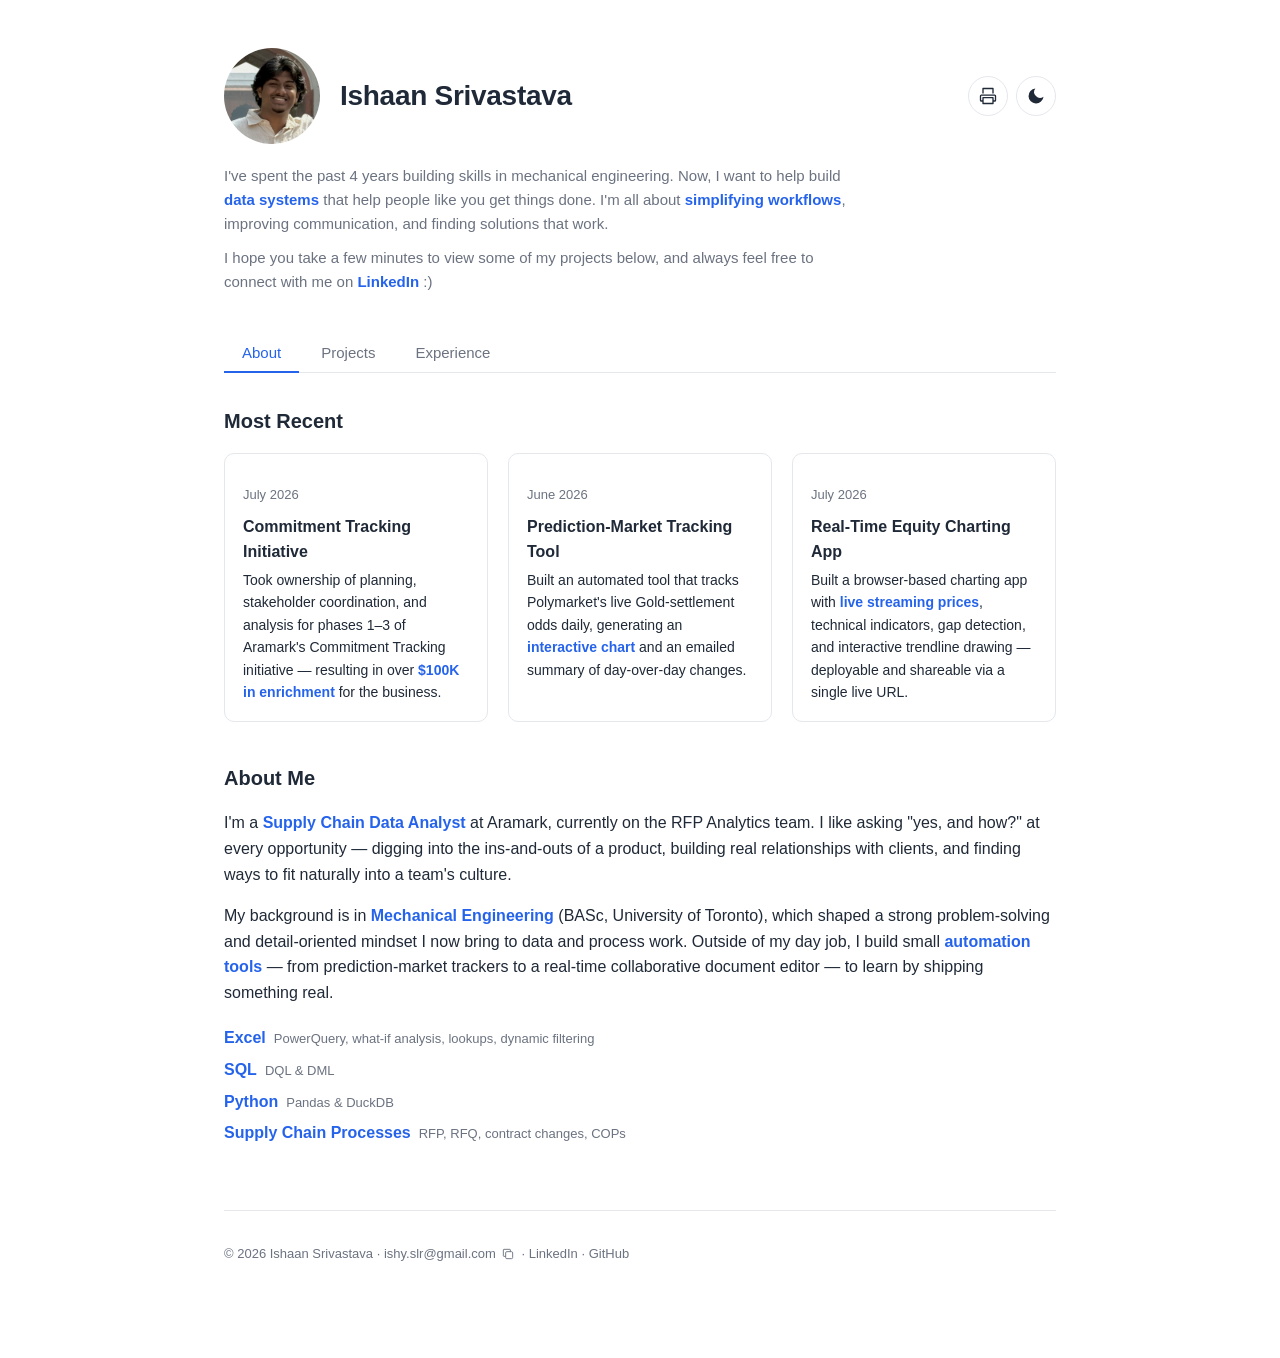
<file: index.html>
<!DOCTYPE html>
<html lang="en">
<head>
  <meta charset="UTF-8" />
  <meta name="viewport" content="width=device-width, initial-scale=1.0" />
  <title>Ishaan Srivastava — Portfolio</title>
  <meta name="description" content="Portfolio of Ishaan Srivastava, a Supply Chain Data Analyst at Aramark with a Mechanical Engineering background, building automation tools and AI-assisted side projects." />
  <meta property="og:type" content="website" />
  <meta property="og:title" content="Ishaan Srivastava — Portfolio" />
  <meta property="og:description" content="Portfolio of Ishaan Srivastava, a Supply Chain Data Analyst at Aramark with a Mechanical Engineering background, building automation tools and AI-assisted side projects." />
  <meta property="og:image" content="https://ishaansrivastava1.github.io/website-v6/avatar.jpg" />
  <meta property="og:image:alt" content="Photo of Ishaan Srivastava" />
  <meta name="twitter:card" content="summary_large_image" />
  <meta name="twitter:title" content="Ishaan Srivastava — Portfolio" />
  <meta name="twitter:description" content="Portfolio of Ishaan Srivastava, a Supply Chain Data Analyst at Aramark with a Mechanical Engineering background, building automation tools and AI-assisted side projects." />
  <meta name="twitter:image" content="https://ishaansrivastava1.github.io/website-v6/avatar.jpg" />
  <link rel="icon" type="image/png" href="favicon.png" />
  <link rel="apple-touch-icon" href="favicon.png" />
  <link rel="stylesheet" href="styles.css" />
</head>
<body>
  <div class="page">
    <header class="header">
      <div class="header-top">
        <div class="avatar">
          <img src="avatar.jpg" alt="Photo of Ishaan Srivastava" width="96" height="96" />
        </div>
        <div class="header-text">
          <h1>Ishaan Srivastava</h1>
        </div>
        <div class="header-actions">
          <button
            id="print-button"
            class="icon-button"
            type="button"
            aria-label="Print or save as PDF"
            title="Print or save as PDF"
          >
            <svg viewBox="0 0 24 24" fill="none" xmlns="http://www.w3.org/2000/svg" aria-hidden="true">
              <path d="M6 9V3h12v6M6 18H4a1 1 0 0 1-1-1v-5a1 1 0 0 1 1-1h16a1 1 0 0 1 1 1v5a1 1 0 0 1-1 1h-2M6 14h12v7H6z" stroke="currentColor" stroke-width="1.6" stroke-linejoin="round" />
            </svg>
          </button>
          <button
            id="theme-toggle"
            class="icon-button"
            type="button"
            aria-label="Switch to dark mode"
            title="Switch to dark mode"
          >
            <svg class="icon-moon" viewBox="0 0 24 24" fill="none" xmlns="http://www.w3.org/2000/svg" aria-hidden="true">
              <path d="M21 12.79A9 9 0 1 1 11.21 3 7 7 0 0 0 21 12.79z" fill="currentColor" />
            </svg>
            <svg class="icon-sun" viewBox="0 0 24 24" fill="none" xmlns="http://www.w3.org/2000/svg" aria-hidden="true" hidden>
              <circle cx="12" cy="12" r="4" fill="currentColor" />
              <path d="M12 2v2M12 20v2M4 12H2M22 12h-2M5 5l1.5 1.5M17.5 17.5L19 19M5 19l1.5-1.5M17.5 6.5L19 5" stroke="currentColor" stroke-width="2" stroke-linecap="round" />
            </svg>
          </button>
        </div>
      </div>
      <div class="header-bio">
        <p>
          I've spent the past 4 years building skills in mechanical engineering. Now, I want to help
          build <span class="highlight">data systems</span> that help people like you get things done.
          I'm all about <span class="highlight">simplifying workflows</span>, improving communication,
          and finding solutions that work.
        </p>
        <p>
          I hope you take a few minutes to view some of my projects below, and always feel free to
          connect with me on
          <a href="https://www.linkedin.com/in/ishaan-srivastava-78034918b/" target="_blank" rel="noopener noreferrer">LinkedIn</a> :)
        </p>
      </div>
    </header>

    <nav class="tabs" role="tablist">
      <button class="tab-btn active" data-tab="about" role="tab" aria-selected="true">About</button>
      <button class="tab-btn" data-tab="projects" role="tab" aria-selected="false">Projects</button>
      <button class="tab-btn" data-tab="experience" role="tab" aria-selected="false">Experience</button>
    </nav>

    <main class="content">
      <section id="about" class="tab-panel" role="tabpanel">
        <h2>Most Recent</h2>
        <div class="card-grid">
          <article class="card">
            <p class="caption">July 2026</p>
            <h3>Commitment Tracking Initiative</h3>
            <p>Took ownership of planning, stakeholder coordination, and analysis for phases 1–3 of Aramark's Commitment Tracking initiative — resulting in over <span class="highlight">$100K in enrichment</span> for the business.</p>
          </article>
          <article class="card">
            <p class="caption">June 2026</p>
            <h3>Prediction-Market Tracking Tool</h3>
            <p>Built an automated tool that tracks Polymarket's live Gold-settlement odds daily, generating an <span class="highlight">interactive chart</span> and an emailed summary of day-over-day changes.</p>
          </article>
          <article class="card">
            <p class="caption">July 2026</p>
            <h3>Real-Time Equity Charting App</h3>
            <p>Built a browser-based charting app with <span class="highlight">live streaming prices</span>, technical indicators, gap detection, and interactive trendline drawing — deployable and shareable via a single live URL.</p>
          </article>
        </div>

        <h2>About Me</h2>
        <p>
          I'm a <span class="highlight">Supply Chain Data Analyst</span> at Aramark, currently on the RFP
          Analytics team. I like asking "yes, and how?" at every opportunity — digging into the
          ins-and-outs of a product, building real relationships with clients, and finding ways to fit
          naturally into a team's culture.
        </p>
        <p>
          My background is in <span class="highlight">Mechanical Engineering</span> (BASc, University of
          Toronto), which shaped a strong problem-solving and detail-oriented mindset I now bring to data
          and process work. Outside of my day job, I build small <span class="highlight">automation tools</span>
          — from prediction-market trackers to a real-time collaborative document editor — to learn by
          shipping something real.
        </p>
        <ul class="skill-list">
          <li><span class="highlight">Excel</span> <span class="caption">PowerQuery, what-if analysis, lookups, dynamic filtering</span></li>
          <li><span class="highlight">SQL</span> <span class="caption">DQL &amp; DML</span></li>
          <li><span class="highlight">Python</span> <span class="caption">Pandas &amp; DuckDB</span></li>
          <li><span class="highlight">Supply Chain Processes</span> <span class="caption">RFP, RFQ, contract changes, COPs</span></li>
        </ul>
      </section>

      <section id="projects" class="tab-panel" role="tabpanel" hidden>
        <h2>Personal Projects</h2>
        <div class="card-grid">
          <a class="card" href="project-equity-charts.html">
            <h3>Real-Time Equity Charting App</h3>
            <p class="caption">Python · FastAPI · WebSockets · Alpaca API · TradingView Lightweight Charts · Render</p>
            <p>A browser-based mini trading terminal: searchable tickers, <span class="highlight">live streaming prices</span>, candlestick charts with gap detection, EMA/SMA/Bollinger/RSI/MACD indicators, and interactive trendline drawing.</p>
          </a>
          <a class="card" href="project-gold-odds.html">
            <h3>Automated Prediction-Market Tracking</h3>
            <p class="caption">Python · REST APIs · Matplotlib · Plotly · SMTP · Cron · Bash</p>
            <p>Built a tool that checks Polymarket's odds on June Gold prices daily, tracks how odds shift over time, and emails a summary highlighting the <span class="highlight">biggest changes</span> — plus an interactive, zoomable chart.</p>
          </a>
          <a class="card" href="project-mu-ema.html">
            <h3>Automated Technical-Analysis Reporting Tool</h3>
            <p class="caption">Python · Time-Series Analysis · Matplotlib · Plotly · REST APIs · SMTP · Cron</p>
            <p>Pulls a year of $MU price history, calculates <span class="highlight">9/21/48-day EMAs</span>, flags crossovers, and emails a daily chart and summary after market close.</p>
          </a>
          <a class="card" href="project-google-docs.html">
            <h3>Local Google Docs Clone</h3>
            <p class="caption">Next.js 16 · TypeScript · Convex · TipTap/ProseMirror · Tailwind · shadcn/ui</p>
            <p>A fully working, <span class="highlight">real-time collaborative</span> document editor — live cursors, avatars, and custom text-size/indentation controls — built to test how far AI-assisted development can go.</p>
          </a>
        </div>

        <h2>Academic Projects</h2>
        <div class="card-grid">
          <a class="card" href="project-solar-pv.html">
            <h3>4th-Year Capstone — Solar PV Panel Sourcing</h3>
            <p class="caption">BOMs · RFIs · ANSYS Simulation · QA/QC</p>
            <p>Developed BOMs and RFIs for solar thermal collectors and PV panels in San Vicente, Mexico, and optimized heat transfer via ANSYS simulation for a <span class="highlight">20% cost decrease</span>.</p>
          </a>
          <a class="card" href="project-product-design.html">
            <h3>Product Design — MIE540 Design Project</h3>
            <p class="caption">PFD · FMEA · Taguchi Methods · AutoCAD</p>
            <p>Built a business case for a ping-pong launcher, including a <span class="highlight">Failure Mode Effect Analysis</span>, Taguchi L9 noise experiments, and a 3D-printed working prototype.</p>
          </a>
          <a class="card" href="project-lca.html">
            <h3>Life Cycle Assessment — MIE315 Consulting Project</h3>
            <p class="caption">ISO 14040/44 · Financial Feasibility · NPV Analysis</p>
            <p>Conducted a full <span class="highlight">Life Cycle Assessment</span> comparing LED vs. CFL bulbs, paired with a financial feasibility analysis (NPV, payback period) and a professional technical report.</p>
          </a>
        </div>
      </section>

      <section id="experience" class="tab-panel" role="tabpanel" hidden>
        <h2>Education</h2>
        <div class="timeline">
          <div class="timeline-item">
            <h3>BASc Mechanical Engineering <span class="caption">— University of Toronto, Sept 2019 – Apr 2025</span></h3>
            <ul class="bullet-list">
              <li>4th-Year GPA: <span class="highlight">3.38 / 4.00</span></li>
              <li>Professional Experience Year &amp; Minor in Engineering Business</li>
            </ul>
          </div>
        </div>

        <h2>Skills</h2>
        <ul class="skill-list">
          <li><span class="highlight">Excel</span> <span class="caption">PowerQuery, what-if analysis, lookups, dynamic filtering</span></li>
          <li><span class="highlight">SQL</span> <span class="caption">DQL &amp; DML</span></li>
          <li><span class="highlight">Python</span> <span class="caption">Pandas &amp; DuckDB</span></li>
          <li><span class="highlight">Supply Chain Processes</span> <span class="caption">RFP, RFQ, contract changes, COPs</span></li>
        </ul>

        <h2>Work Experience</h2>
        <div class="timeline">
          <div class="timeline-item">
            <h3>Supply Chain Data Analyst — RFP Analytics Team <span class="caption">— Aramark Canada, Mississauga, ON · Sept 2025 – Present</span></h3>
            <ul class="bullet-list">
              <li>Pulled, cleaned, and analyzed large datasets (<span class="highlight">400k+ rows</span>) daily using Excel, SQL, and Python; managed and updated central databases in Snowflake and UI Bakery.</li>
              <li>Helped improve average response time from <span class="highlight">5 days to 3 days</span> with our primary Healthcare partner through research, monthly update reports, and proactive communication of ad hoc product updates.</li>
              <li>Reduced time to completion of two major yearly projects from <span class="highlight">1.5 months to 3 weeks</span> by organizing work into sections, clarifying requirements with management, and automating with Python + Excel.</li>
              <li>Took ownership of the Commitment Tracking initiative — planning timelines, organizing stakeholder meetings, and conducting analysis for phases 1–3 — resulting in over <span class="highlight">$100K in enrichment</span> for the business.</li>
              <li>Continuously collaborate with procurement, finance, legal, and other cross-functional teams to gather feedback and improve data needs.</li>
            </ul>
          </div>
          <div class="timeline-item">
            <h3>Procurement &amp; Category Management Co-op — Construction Projects <span class="caption">— Toronto Transit Commission (TTC), Toronto, ON · May 2023 – Aug 2024</span></h3>
            <ul class="bullet-list">
              <li>Managed 10 post-award contracts for planning, design, construction, and administration of infrastructure projects totaling over <span class="highlight">$10M</span>.</li>
              <li>Created, issued, and revised CCs, CDs, RFQs, and COPs using MicroStrategy, SAP/Ariba, and CMS software, maintaining a <span class="highlight">90% compliance rate</span>.</li>
              <li>Coordinated with estimating, scheduling, and cost management teams to prepare 118 project estimates, reducing payments by an <span class="highlight">average of 20%</span>.</li>
              <li>Prepared presentations for management and clients, proactively keeping stakeholders updated.</li>
              <li>Built personal task-tracker spreadsheets to apply continuous improvement principles, tracking and resolving discrepancies incrementally.</li>
            </ul>
          </div>
        </div>

        <h2>Awards &amp; Achievements</h2>
        <ul class="bullet-list">
          <li>Bonuses for completing the Commitment Tracking and 2026 RFP Scoring projects at Aramark ahead of schedule.</li>
          <li>Selected as <span class="highlight">1 of 20 people</span> for Aramark's AI Builders initiative.</li>
          <li>UofT Lassonde Entrance Scholarship.</li>
        </ul>
      </section>
    </main>

    <footer class="footer">
      <p>
        © 2026 Ishaan Srivastava ·
        <span class="contact-email">
          <a href="mailto:ishy.slr@gmail.com">ishy.slr@gmail.com</a>
          <button
            type="button"
            class="copy-email-btn"
            data-email="ishy.slr@gmail.com"
            aria-label="Copy email address"
            title="Copy email address"
          >
            <svg class="icon-copy" viewBox="0 0 24 24" fill="none" xmlns="http://www.w3.org/2000/svg" aria-hidden="true">
              <rect x="8" y="8" width="12" height="12" rx="2" stroke="currentColor" stroke-width="1.6" />
              <path d="M16 8V5a1 1 0 0 0-1-1H5a1 1 0 0 0-1 1v10a1 1 0 0 0 1 1h3" stroke="currentColor" stroke-width="1.6" />
            </svg>
            <svg class="icon-check" viewBox="0 0 24 24" fill="none" xmlns="http://www.w3.org/2000/svg" aria-hidden="true" hidden>
              <path d="M5 13l4 4L19 7" stroke="currentColor" stroke-width="2" stroke-linecap="round" stroke-linejoin="round" />
            </svg>
          </button>
          <span class="copy-feedback" role="status" aria-live="polite"></span>
        </span>
        · <a href="https://www.linkedin.com/in/ishaan-srivastava-78034918b/" target="_blank" rel="noopener noreferrer">LinkedIn</a> · <a href="https://github.com/IshaanSrivastava1" target="_blank" rel="noopener noreferrer">GitHub</a>
      </p>
    </footer>
  </div>

  <button
    id="back-to-top"
    class="back-to-top"
    type="button"
    aria-label="Back to top"
    title="Back to top"
  >
    <svg viewBox="0 0 24 24" fill="none" xmlns="http://www.w3.org/2000/svg" aria-hidden="true">
      <path d="M12 19V5M5 12l7-7 7 7" stroke="currentColor" stroke-width="2" stroke-linecap="round" stroke-linejoin="round" />
    </svg>
  </button>

  <script src="script.js"></script>
</body>
</html>
</file>
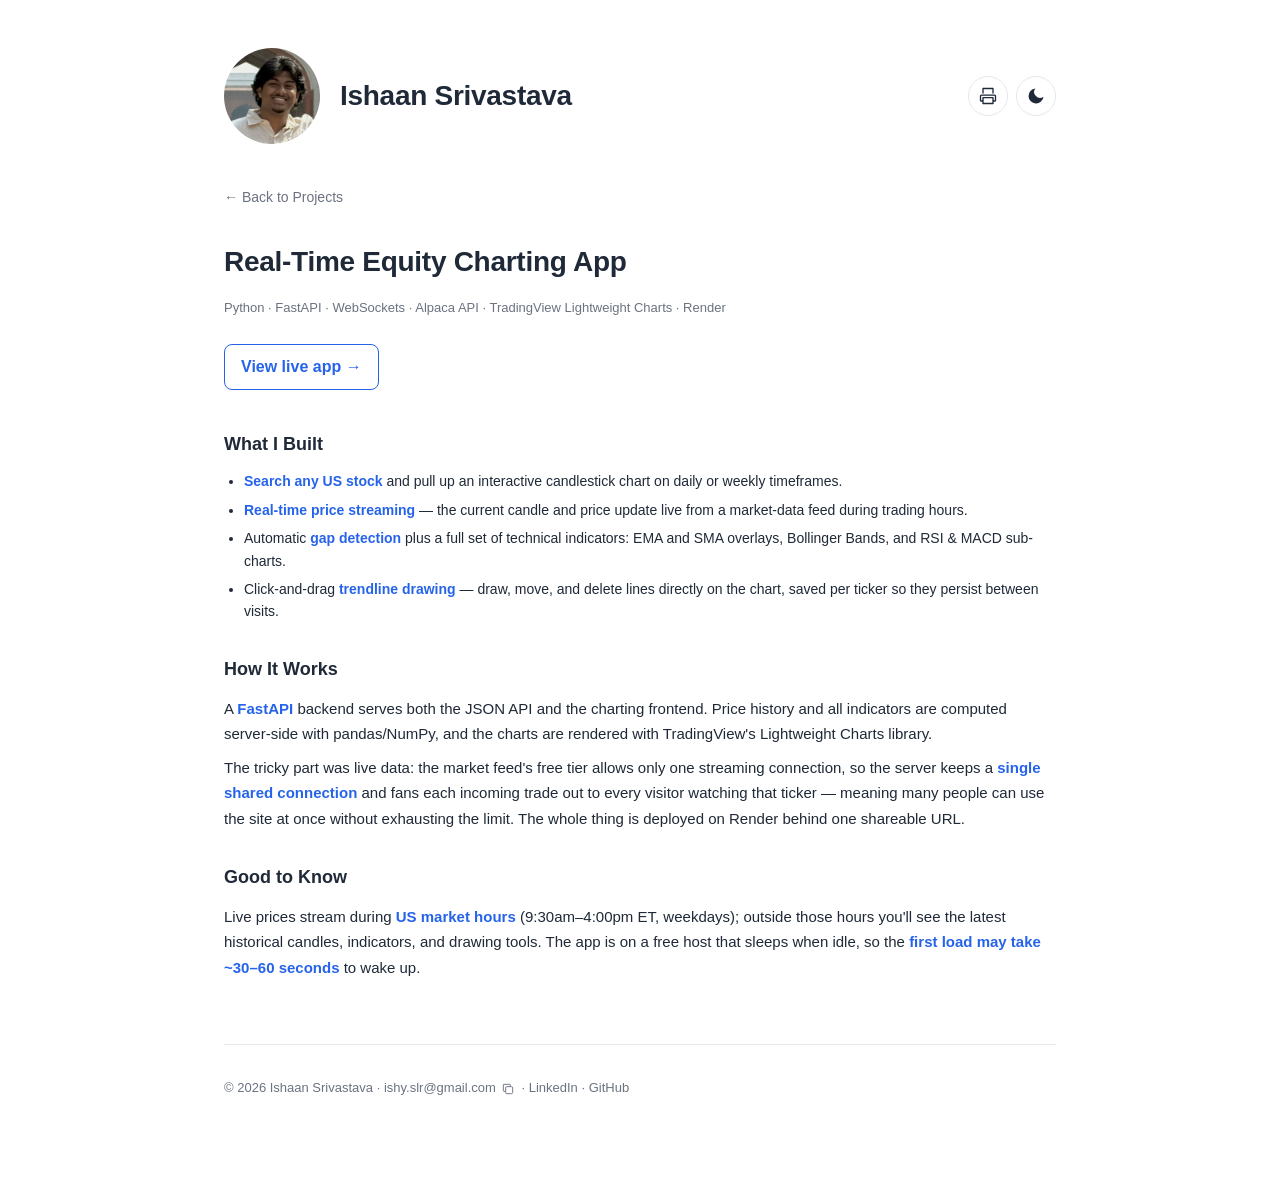
<file: project-equity-charts.html>
<!DOCTYPE html>
<html lang="en">
<head>
  <meta charset="UTF-8" />
  <meta name="viewport" content="width=device-width, initial-scale=1.0" />
  <title>Real-Time Equity Charting App — Ishaan Srivastava</title>
  <link rel="icon" type="image/png" href="favicon.png" />
  <link rel="apple-touch-icon" href="favicon.png" />
  <link rel="stylesheet" href="styles.css" />
</head>
<body>
  <div class="page">
    <header class="header">
      <div class="header-top">
        <div class="avatar">
          <img src="avatar.jpg" alt="Photo of Ishaan Srivastava" width="96" height="96" />
        </div>
        <div class="header-text">
          <h1>Ishaan Srivastava</h1>
        </div>
        <div class="header-actions">
          <button id="print-button" class="icon-button" type="button" aria-label="Print or save as PDF" title="Print or save as PDF">
            <svg viewBox="0 0 24 24" fill="none" xmlns="http://www.w3.org/2000/svg" aria-hidden="true">
              <path d="M6 9V3h12v6M6 18H4a1 1 0 0 1-1-1v-5a1 1 0 0 1 1-1h16a1 1 0 0 1 1 1v5a1 1 0 0 1-1 1h-2M6 14h12v7H6z" stroke="currentColor" stroke-width="1.6" stroke-linejoin="round" />
            </svg>
          </button>
          <button id="theme-toggle" class="icon-button" type="button" aria-label="Switch to dark mode" title="Switch to dark mode">
            <svg class="icon-moon" viewBox="0 0 24 24" fill="none" xmlns="http://www.w3.org/2000/svg" aria-hidden="true">
              <path d="M21 12.79A9 9 0 1 1 11.21 3 7 7 0 0 0 21 12.79z" fill="currentColor" />
            </svg>
            <svg class="icon-sun" viewBox="0 0 24 24" fill="none" xmlns="http://www.w3.org/2000/svg" aria-hidden="true" hidden>
              <circle cx="12" cy="12" r="4" fill="currentColor" />
              <path d="M12 2v2M12 20v2M4 12H2M22 12h-2M5 5l1.5 1.5M17.5 17.5L19 19M5 19l1.5-1.5M17.5 6.5L19 5" stroke="currentColor" stroke-width="2" stroke-linecap="round" />
            </svg>
          </button>
        </div>
      </div>
    </header>

    <main class="content">
      <a href="index.html#projects" class="back-link">← Back to Projects</a>

      <div class="project-hero">
        <h1>Real-Time Equity Charting App</h1>
        <p class="caption">Python · FastAPI · WebSockets · Alpaca API · TradingView Lightweight Charts · Render</p>
        <a href="https://equity-charts.onrender.com" class="live-link" target="_blank" rel="noopener noreferrer">View live app →</a>
      </div>

      <div class="project-section">
        <h2>What I Built</h2>
        <ul class="bullet-list">
          <li><span class="highlight">Search any US stock</span> and pull up an interactive candlestick chart on daily or weekly timeframes.</li>
          <li><span class="highlight">Real-time price streaming</span> — the current candle and price update live from a market-data feed during trading hours.</li>
          <li>Automatic <span class="highlight">gap detection</span> plus a full set of technical indicators: EMA and SMA overlays, Bollinger Bands, and RSI &amp; MACD sub-charts.</li>
          <li>Click-and-drag <span class="highlight">trendline drawing</span> — draw, move, and delete lines directly on the chart, saved per ticker so they persist between visits.</li>
        </ul>
      </div>

      <div class="project-section">
        <h2>How It Works</h2>
        <p>A <span class="highlight">FastAPI</span> backend serves both the JSON API and the charting frontend. Price history and all indicators are computed server-side with pandas/NumPy, and the charts are rendered with TradingView's Lightweight Charts library.</p>
        <p>The tricky part was live data: the market feed's free tier allows only one streaming connection, so the server keeps a <span class="highlight">single shared connection</span> and fans each incoming trade out to every visitor watching that ticker — meaning many people can use the site at once without exhausting the limit. The whole thing is deployed on Render behind one shareable URL.</p>
      </div>

      <div class="project-section">
        <h2>Good to Know</h2>
        <p>Live prices stream during <span class="highlight">US market hours</span> (9:30am–4:00pm ET, weekdays); outside those hours you'll see the latest historical candles, indicators, and drawing tools. The app is on a free host that sleeps when idle, so the <span class="highlight">first load may take ~30–60 seconds</span> to wake up.</p>
      </div>
    </main>

    <footer class="footer">
      <p>
        © 2026 Ishaan Srivastava ·
        <span class="contact-email">
          <a href="mailto:ishy.slr@gmail.com">ishy.slr@gmail.com</a>
          <button type="button" class="copy-email-btn" data-email="ishy.slr@gmail.com" aria-label="Copy email address" title="Copy email address">
            <svg class="icon-copy" viewBox="0 0 24 24" fill="none" xmlns="http://www.w3.org/2000/svg" aria-hidden="true">
              <rect x="8" y="8" width="12" height="12" rx="2" stroke="currentColor" stroke-width="1.6" />
              <path d="M16 8V5a1 1 0 0 0-1-1H5a1 1 0 0 0-1 1v10a1 1 0 0 0 1 1h3" stroke="currentColor" stroke-width="1.6" />
            </svg>
            <svg class="icon-check" viewBox="0 0 24 24" fill="none" xmlns="http://www.w3.org/2000/svg" aria-hidden="true" hidden>
              <path d="M5 13l4 4L19 7" stroke="currentColor" stroke-width="2" stroke-linecap="round" stroke-linejoin="round" />
            </svg>
          </button>
          <span class="copy-feedback" role="status" aria-live="polite"></span>
        </span>
        · <a href="https://www.linkedin.com/in/ishaan-srivastava-78034918b/" target="_blank" rel="noopener noreferrer">LinkedIn</a> · <a href="https://github.com/IshaanSrivastava1" target="_blank" rel="noopener noreferrer">GitHub</a>
      </p>
    </footer>
  </div>

  <button id="back-to-top" class="back-to-top" type="button" aria-label="Back to top" title="Back to top">
    <svg viewBox="0 0 24 24" fill="none" xmlns="http://www.w3.org/2000/svg" aria-hidden="true">
      <path d="M12 19V5M5 12l7-7 7 7" stroke="currentColor" stroke-width="2" stroke-linecap="round" stroke-linejoin="round" />
    </svg>
  </button>

  <script src="script.js"></script>
</body>
</html>
</file>
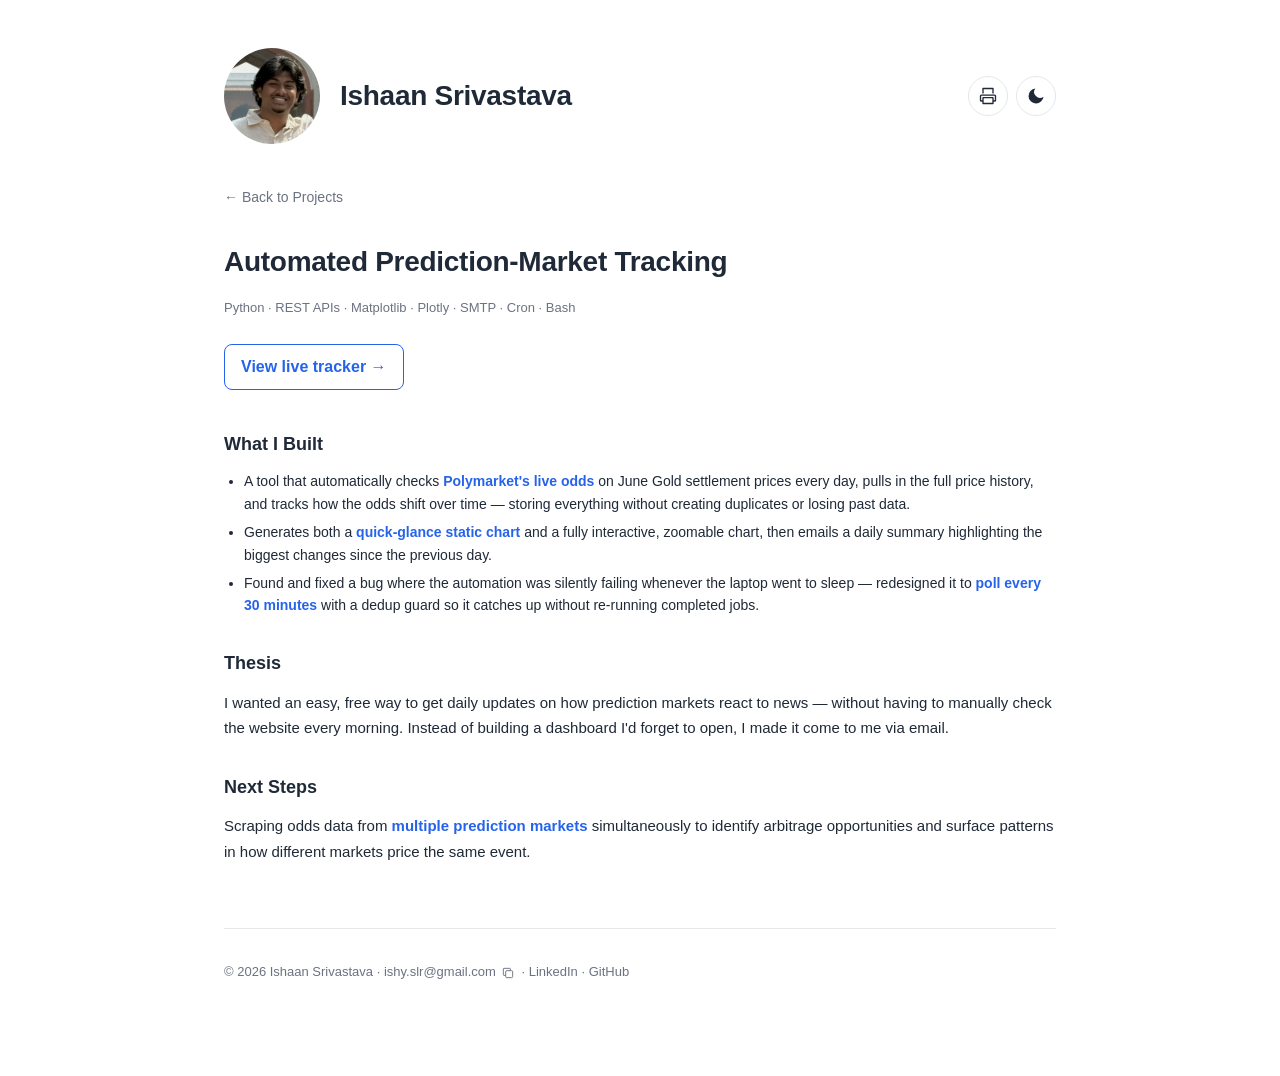
<file: project-gold-odds.html>
<!DOCTYPE html>
<html lang="en">
<head>
  <meta charset="UTF-8" />
  <meta name="viewport" content="width=device-width, initial-scale=1.0" />
  <title>Automated Prediction-Market Tracking — Ishaan Srivastava</title>
  <link rel="icon" type="image/png" href="favicon.png" />
  <link rel="apple-touch-icon" href="favicon.png" />
  <link rel="stylesheet" href="styles.css" />
</head>
<body>
  <div class="page">
    <header class="header">
      <div class="header-top">
        <div class="avatar">
          <img src="avatar.jpg" alt="Photo of Ishaan Srivastava" width="96" height="96" />
        </div>
        <div class="header-text">
          <h1>Ishaan Srivastava</h1>
        </div>
        <div class="header-actions">
          <button id="print-button" class="icon-button" type="button" aria-label="Print or save as PDF" title="Print or save as PDF">
            <svg viewBox="0 0 24 24" fill="none" xmlns="http://www.w3.org/2000/svg" aria-hidden="true">
              <path d="M6 9V3h12v6M6 18H4a1 1 0 0 1-1-1v-5a1 1 0 0 1 1-1h16a1 1 0 0 1 1 1v5a1 1 0 0 1-1 1h-2M6 14h12v7H6z" stroke="currentColor" stroke-width="1.6" stroke-linejoin="round" />
            </svg>
          </button>
          <button id="theme-toggle" class="icon-button" type="button" aria-label="Switch to dark mode" title="Switch to dark mode">
            <svg class="icon-moon" viewBox="0 0 24 24" fill="none" xmlns="http://www.w3.org/2000/svg" aria-hidden="true">
              <path d="M21 12.79A9 9 0 1 1 11.21 3 7 7 0 0 0 21 12.79z" fill="currentColor" />
            </svg>
            <svg class="icon-sun" viewBox="0 0 24 24" fill="none" xmlns="http://www.w3.org/2000/svg" aria-hidden="true" hidden>
              <circle cx="12" cy="12" r="4" fill="currentColor" />
              <path d="M12 2v2M12 20v2M4 12H2M22 12h-2M5 5l1.5 1.5M17.5 17.5L19 19M5 19l1.5-1.5M17.5 6.5L19 5" stroke="currentColor" stroke-width="2" stroke-linecap="round" />
            </svg>
          </button>
        </div>
      </div>
    </header>

    <main class="content">
      <a href="index.html#projects" class="back-link">← Back to Projects</a>

      <div class="project-hero">
        <h1>Automated Prediction-Market Tracking</h1>
        <p class="caption">Python · REST APIs · Matplotlib · Plotly · SMTP · Cron · Bash</p>
        <a href="https://ishaansrivastava1.github.io/markets-dashboard/#gold" class="live-link" target="_blank" rel="noopener noreferrer">View live tracker →</a>
      </div>

      <div class="project-section">
        <h2>What I Built</h2>
        <ul class="bullet-list">
          <li>A tool that automatically checks <span class="highlight">Polymarket's live odds</span> on June Gold settlement prices every day, pulls in the full price history, and tracks how the odds shift over time — storing everything without creating duplicates or losing past data.</li>
          <li>Generates both a <span class="highlight">quick-glance static chart</span> and a fully interactive, zoomable chart, then emails a daily summary highlighting the biggest changes since the previous day.</li>
          <li>Found and fixed a bug where the automation was silently failing whenever the laptop went to sleep — redesigned it to <span class="highlight">poll every 30 minutes</span> with a dedup guard so it catches up without re-running completed jobs.</li>
        </ul>
      </div>

      <div class="project-section">
        <h2>Thesis</h2>
        <p>I wanted an easy, free way to get daily updates on how prediction markets react to news — without having to manually check the website every morning. Instead of building a dashboard I'd forget to open, I made it come to me via email.</p>
      </div>

      <div class="project-section">
        <h2>Next Steps</h2>
        <p>Scraping odds data from <span class="highlight">multiple prediction markets</span> simultaneously to identify arbitrage opportunities and surface patterns in how different markets price the same event.</p>
      </div>
    </main>

    <footer class="footer">
      <p>
        © 2026 Ishaan Srivastava ·
        <span class="contact-email">
          <a href="mailto:ishy.slr@gmail.com">ishy.slr@gmail.com</a>
          <button type="button" class="copy-email-btn" data-email="ishy.slr@gmail.com" aria-label="Copy email address" title="Copy email address">
            <svg class="icon-copy" viewBox="0 0 24 24" fill="none" xmlns="http://www.w3.org/2000/svg" aria-hidden="true">
              <rect x="8" y="8" width="12" height="12" rx="2" stroke="currentColor" stroke-width="1.6" />
              <path d="M16 8V5a1 1 0 0 0-1-1H5a1 1 0 0 0-1 1v10a1 1 0 0 0 1 1h3" stroke="currentColor" stroke-width="1.6" />
            </svg>
            <svg class="icon-check" viewBox="0 0 24 24" fill="none" xmlns="http://www.w3.org/2000/svg" aria-hidden="true" hidden>
              <path d="M5 13l4 4L19 7" stroke="currentColor" stroke-width="2" stroke-linecap="round" stroke-linejoin="round" />
            </svg>
          </button>
          <span class="copy-feedback" role="status" aria-live="polite"></span>
        </span>
        · <a href="https://www.linkedin.com/in/ishaan-srivastava-78034918b/" target="_blank" rel="noopener noreferrer">LinkedIn</a> · <a href="https://github.com/IshaanSrivastava1" target="_blank" rel="noopener noreferrer">GitHub</a>
      </p>
    </footer>
  </div>

  <button id="back-to-top" class="back-to-top" type="button" aria-label="Back to top" title="Back to top">
    <svg viewBox="0 0 24 24" fill="none" xmlns="http://www.w3.org/2000/svg" aria-hidden="true">
      <path d="M12 19V5M5 12l7-7 7 7" stroke="currentColor" stroke-width="2" stroke-linecap="round" stroke-linejoin="round" />
    </svg>
  </button>

  <script src="script.js"></script>
</body>
</html>
</file>
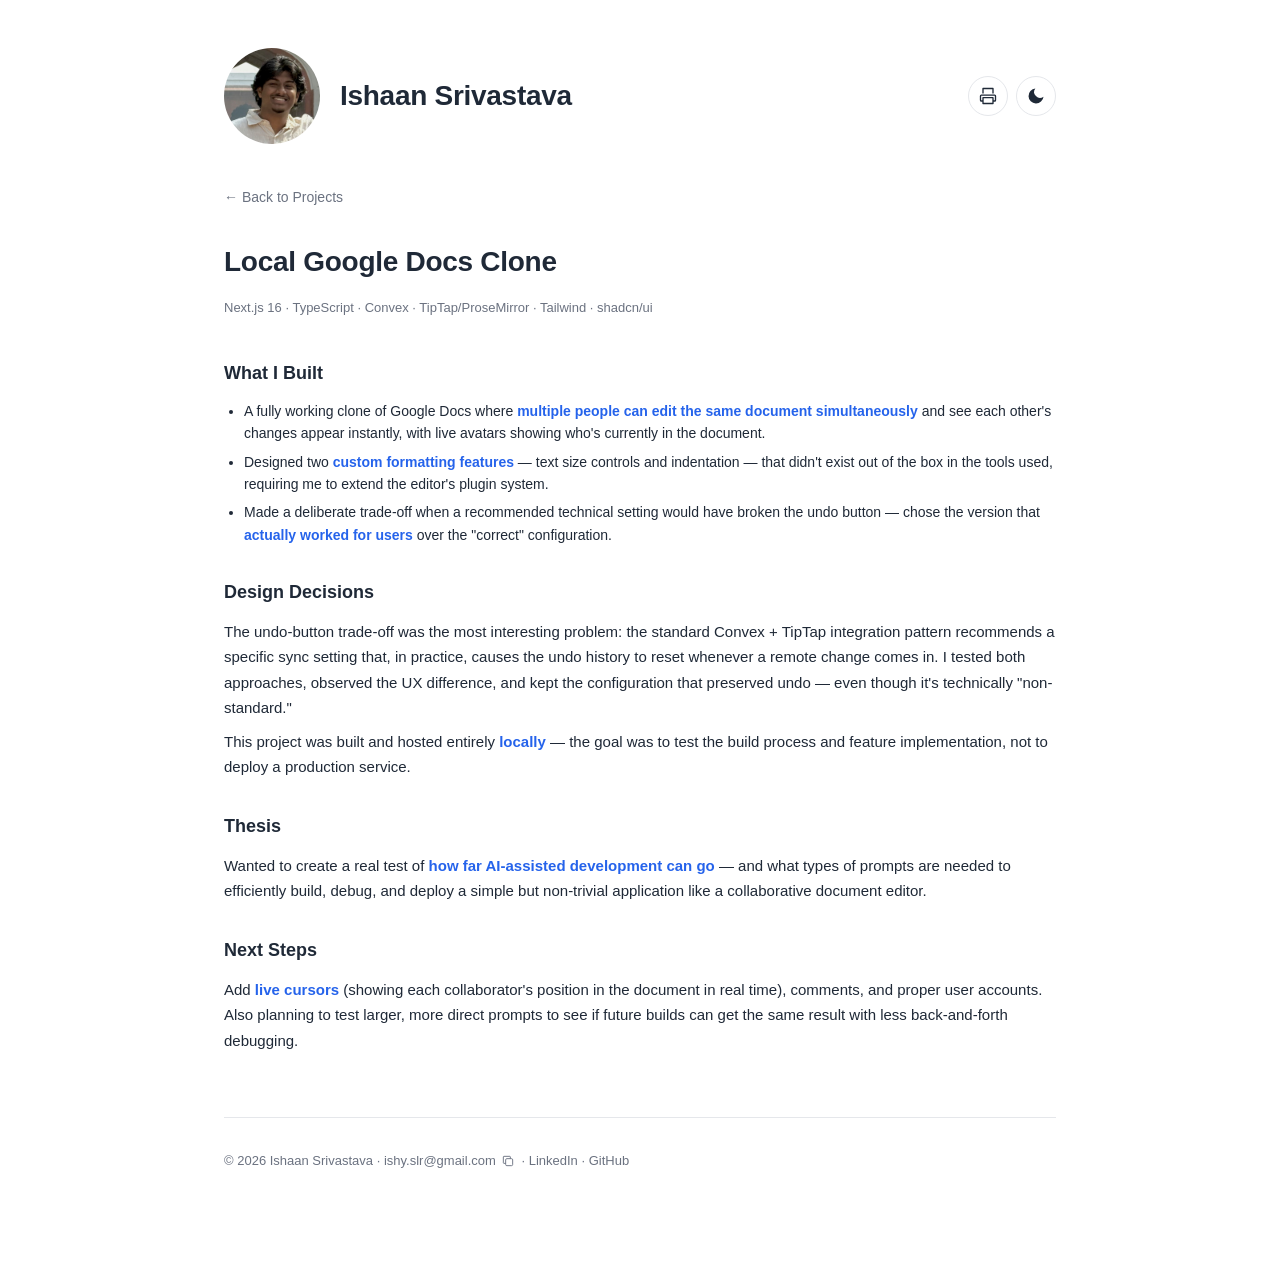
<file: project-google-docs.html>
<!DOCTYPE html>
<html lang="en">
<head>
  <meta charset="UTF-8" />
  <meta name="viewport" content="width=device-width, initial-scale=1.0" />
  <title>Local Google Docs Clone — Ishaan Srivastava</title>
  <link rel="icon" type="image/png" href="favicon.png" />
  <link rel="apple-touch-icon" href="favicon.png" />
  <link rel="stylesheet" href="styles.css" />
</head>
<body>
  <div class="page">
    <header class="header">
      <div class="header-top">
        <div class="avatar">
          <img src="avatar.jpg" alt="Photo of Ishaan Srivastava" width="96" height="96" />
        </div>
        <div class="header-text">
          <h1>Ishaan Srivastava</h1>
        </div>
        <div class="header-actions">
          <button id="print-button" class="icon-button" type="button" aria-label="Print or save as PDF" title="Print or save as PDF">
            <svg viewBox="0 0 24 24" fill="none" xmlns="http://www.w3.org/2000/svg" aria-hidden="true">
              <path d="M6 9V3h12v6M6 18H4a1 1 0 0 1-1-1v-5a1 1 0 0 1 1-1h16a1 1 0 0 1 1 1v5a1 1 0 0 1-1 1h-2M6 14h12v7H6z" stroke="currentColor" stroke-width="1.6" stroke-linejoin="round" />
            </svg>
          </button>
          <button id="theme-toggle" class="icon-button" type="button" aria-label="Switch to dark mode" title="Switch to dark mode">
            <svg class="icon-moon" viewBox="0 0 24 24" fill="none" xmlns="http://www.w3.org/2000/svg" aria-hidden="true">
              <path d="M21 12.79A9 9 0 1 1 11.21 3 7 7 0 0 0 21 12.79z" fill="currentColor" />
            </svg>
            <svg class="icon-sun" viewBox="0 0 24 24" fill="none" xmlns="http://www.w3.org/2000/svg" aria-hidden="true" hidden>
              <circle cx="12" cy="12" r="4" fill="currentColor" />
              <path d="M12 2v2M12 20v2M4 12H2M22 12h-2M5 5l1.5 1.5M17.5 17.5L19 19M5 19l1.5-1.5M17.5 6.5L19 5" stroke="currentColor" stroke-width="2" stroke-linecap="round" />
            </svg>
          </button>
        </div>
      </div>
    </header>

    <main class="content">
      <a href="index.html#projects" class="back-link">← Back to Projects</a>

      <div class="project-hero">
        <h1>Local Google Docs Clone</h1>
        <p class="caption">Next.js 16 · TypeScript · Convex · TipTap/ProseMirror · Tailwind · shadcn/ui</p>
      </div>

      <div class="project-section">
        <h2>What I Built</h2>
        <ul class="bullet-list">
          <li>A fully working clone of Google Docs where <span class="highlight">multiple people can edit the same document simultaneously</span> and see each other's changes appear instantly, with live avatars showing who's currently in the document.</li>
          <li>Designed two <span class="highlight">custom formatting features</span> — text size controls and indentation — that didn't exist out of the box in the tools used, requiring me to extend the editor's plugin system.</li>
          <li>Made a deliberate trade-off when a recommended technical setting would have broken the undo button — chose the version that <span class="highlight">actually worked for users</span> over the "correct" configuration.</li>
        </ul>
      </div>

      <div class="project-section">
        <h2>Design Decisions</h2>
        <p>The undo-button trade-off was the most interesting problem: the standard Convex + TipTap integration pattern recommends a specific sync setting that, in practice, causes the undo history to reset whenever a remote change comes in. I tested both approaches, observed the UX difference, and kept the configuration that preserved undo — even though it's technically "non-standard."</p>
        <p>This project was built and hosted entirely <span class="highlight">locally</span> — the goal was to test the build process and feature implementation, not to deploy a production service.</p>
      </div>

      <div class="project-section">
        <h2>Thesis</h2>
        <p>Wanted to create a real test of <span class="highlight">how far AI-assisted development can go</span> — and what types of prompts are needed to efficiently build, debug, and deploy a simple but non-trivial application like a collaborative document editor.</p>
      </div>

      <div class="project-section">
        <h2>Next Steps</h2>
        <p>Add <span class="highlight">live cursors</span> (showing each collaborator's position in the document in real time), comments, and proper user accounts. Also planning to test larger, more direct prompts to see if future builds can get the same result with less back-and-forth debugging.</p>
      </div>
    </main>

    <footer class="footer">
      <p>
        © 2026 Ishaan Srivastava ·
        <span class="contact-email">
          <a href="mailto:ishy.slr@gmail.com">ishy.slr@gmail.com</a>
          <button type="button" class="copy-email-btn" data-email="ishy.slr@gmail.com" aria-label="Copy email address" title="Copy email address">
            <svg class="icon-copy" viewBox="0 0 24 24" fill="none" xmlns="http://www.w3.org/2000/svg" aria-hidden="true">
              <rect x="8" y="8" width="12" height="12" rx="2" stroke="currentColor" stroke-width="1.6" />
              <path d="M16 8V5a1 1 0 0 0-1-1H5a1 1 0 0 0-1 1v10a1 1 0 0 0 1 1h3" stroke="currentColor" stroke-width="1.6" />
            </svg>
            <svg class="icon-check" viewBox="0 0 24 24" fill="none" xmlns="http://www.w3.org/2000/svg" aria-hidden="true" hidden>
              <path d="M5 13l4 4L19 7" stroke="currentColor" stroke-width="2" stroke-linecap="round" stroke-linejoin="round" />
            </svg>
          </button>
          <span class="copy-feedback" role="status" aria-live="polite"></span>
        </span>
        · <a href="https://www.linkedin.com/in/ishaan-srivastava-78034918b/" target="_blank" rel="noopener noreferrer">LinkedIn</a> · <a href="https://github.com/IshaanSrivastava1" target="_blank" rel="noopener noreferrer">GitHub</a>
      </p>
    </footer>
  </div>

  <button id="back-to-top" class="back-to-top" type="button" aria-label="Back to top" title="Back to top">
    <svg viewBox="0 0 24 24" fill="none" xmlns="http://www.w3.org/2000/svg" aria-hidden="true">
      <path d="M12 19V5M5 12l7-7 7 7" stroke="currentColor" stroke-width="2" stroke-linecap="round" stroke-linejoin="round" />
    </svg>
  </button>

  <script src="script.js"></script>
</body>
</html>
</file>
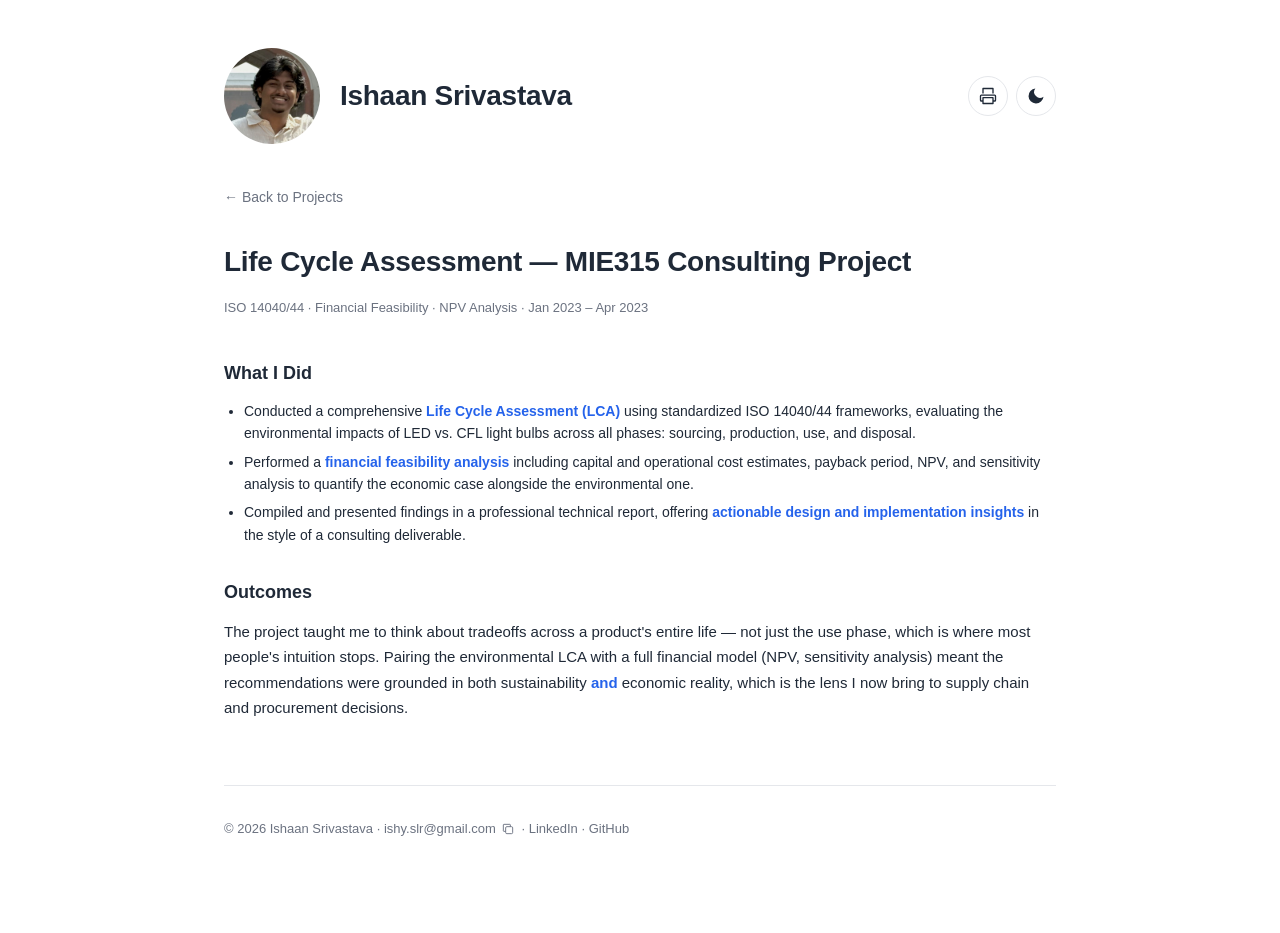
<file: project-lca.html>
<!DOCTYPE html>
<html lang="en">
<head>
  <meta charset="UTF-8" />
  <meta name="viewport" content="width=device-width, initial-scale=1.0" />
  <title>Life Cycle Assessment — MIE315 — Ishaan Srivastava</title>
  <link rel="icon" type="image/png" href="favicon.png" />
  <link rel="apple-touch-icon" href="favicon.png" />
  <link rel="stylesheet" href="styles.css" />
</head>
<body>
  <div class="page">
    <header class="header">
      <div class="header-top">
        <div class="avatar">
          <img src="avatar.jpg" alt="Photo of Ishaan Srivastava" width="96" height="96" />
        </div>
        <div class="header-text">
          <h1>Ishaan Srivastava</h1>
        </div>
        <div class="header-actions">
          <button id="print-button" class="icon-button" type="button" aria-label="Print or save as PDF" title="Print or save as PDF">
            <svg viewBox="0 0 24 24" fill="none" xmlns="http://www.w3.org/2000/svg" aria-hidden="true">
              <path d="M6 9V3h12v6M6 18H4a1 1 0 0 1-1-1v-5a1 1 0 0 1 1-1h16a1 1 0 0 1 1 1v5a1 1 0 0 1-1 1h-2M6 14h12v7H6z" stroke="currentColor" stroke-width="1.6" stroke-linejoin="round" />
            </svg>
          </button>
          <button id="theme-toggle" class="icon-button" type="button" aria-label="Switch to dark mode" title="Switch to dark mode">
            <svg class="icon-moon" viewBox="0 0 24 24" fill="none" xmlns="http://www.w3.org/2000/svg" aria-hidden="true">
              <path d="M21 12.79A9 9 0 1 1 11.21 3 7 7 0 0 0 21 12.79z" fill="currentColor" />
            </svg>
            <svg class="icon-sun" viewBox="0 0 24 24" fill="none" xmlns="http://www.w3.org/2000/svg" aria-hidden="true" hidden>
              <circle cx="12" cy="12" r="4" fill="currentColor" />
              <path d="M12 2v2M12 20v2M4 12H2M22 12h-2M5 5l1.5 1.5M17.5 17.5L19 19M5 19l1.5-1.5M17.5 6.5L19 5" stroke="currentColor" stroke-width="2" stroke-linecap="round" />
            </svg>
          </button>
        </div>
      </div>
    </header>

    <main class="content">
      <a href="index.html#projects" class="back-link">← Back to Projects</a>

      <div class="project-hero">
        <h1>Life Cycle Assessment — MIE315 Consulting Project</h1>
        <p class="caption">ISO 14040/44 · Financial Feasibility · NPV Analysis · Jan 2023 – Apr 2023</p>
      </div>

      <div class="project-section">
        <h2>What I Did</h2>
        <ul class="bullet-list">
          <li>Conducted a comprehensive <span class="highlight">Life Cycle Assessment (LCA)</span> using standardized ISO 14040/44 frameworks, evaluating the environmental impacts of LED vs. CFL light bulbs across all phases: sourcing, production, use, and disposal.</li>
          <li>Performed a <span class="highlight">financial feasibility analysis</span> including capital and operational cost estimates, payback period, NPV, and sensitivity analysis to quantify the economic case alongside the environmental one.</li>
          <li>Compiled and presented findings in a professional technical report, offering <span class="highlight">actionable design and implementation insights</span> in the style of a consulting deliverable.</li>
        </ul>
      </div>

      <div class="project-section">
        <h2>Outcomes</h2>
        <p>The project taught me to think about tradeoffs across a product's entire life — not just the use phase, which is where most people's intuition stops. Pairing the environmental LCA with a full financial model (NPV, sensitivity analysis) meant the recommendations were grounded in both sustainability <span class="highlight">and</span> economic reality, which is the lens I now bring to supply chain and procurement decisions.</p>
      </div>
    </main>

    <footer class="footer">
      <p>
        © 2026 Ishaan Srivastava ·
        <span class="contact-email">
          <a href="mailto:ishy.slr@gmail.com">ishy.slr@gmail.com</a>
          <button type="button" class="copy-email-btn" data-email="ishy.slr@gmail.com" aria-label="Copy email address" title="Copy email address">
            <svg class="icon-copy" viewBox="0 0 24 24" fill="none" xmlns="http://www.w3.org/2000/svg" aria-hidden="true">
              <rect x="8" y="8" width="12" height="12" rx="2" stroke="currentColor" stroke-width="1.6" />
              <path d="M16 8V5a1 1 0 0 0-1-1H5a1 1 0 0 0-1 1v10a1 1 0 0 0 1 1h3" stroke="currentColor" stroke-width="1.6" />
            </svg>
            <svg class="icon-check" viewBox="0 0 24 24" fill="none" xmlns="http://www.w3.org/2000/svg" aria-hidden="true" hidden>
              <path d="M5 13l4 4L19 7" stroke="currentColor" stroke-width="2" stroke-linecap="round" stroke-linejoin="round" />
            </svg>
          </button>
          <span class="copy-feedback" role="status" aria-live="polite"></span>
        </span>
        · <a href="https://www.linkedin.com/in/ishaan-srivastava-78034918b/" target="_blank" rel="noopener noreferrer">LinkedIn</a> · <a href="https://github.com/IshaanSrivastava1" target="_blank" rel="noopener noreferrer">GitHub</a>
      </p>
    </footer>
  </div>

  <button id="back-to-top" class="back-to-top" type="button" aria-label="Back to top" title="Back to top">
    <svg viewBox="0 0 24 24" fill="none" xmlns="http://www.w3.org/2000/svg" aria-hidden="true">
      <path d="M12 19V5M5 12l7-7 7 7" stroke="currentColor" stroke-width="2" stroke-linecap="round" stroke-linejoin="round" />
    </svg>
  </button>

  <script src="script.js"></script>
</body>
</html>
</file>
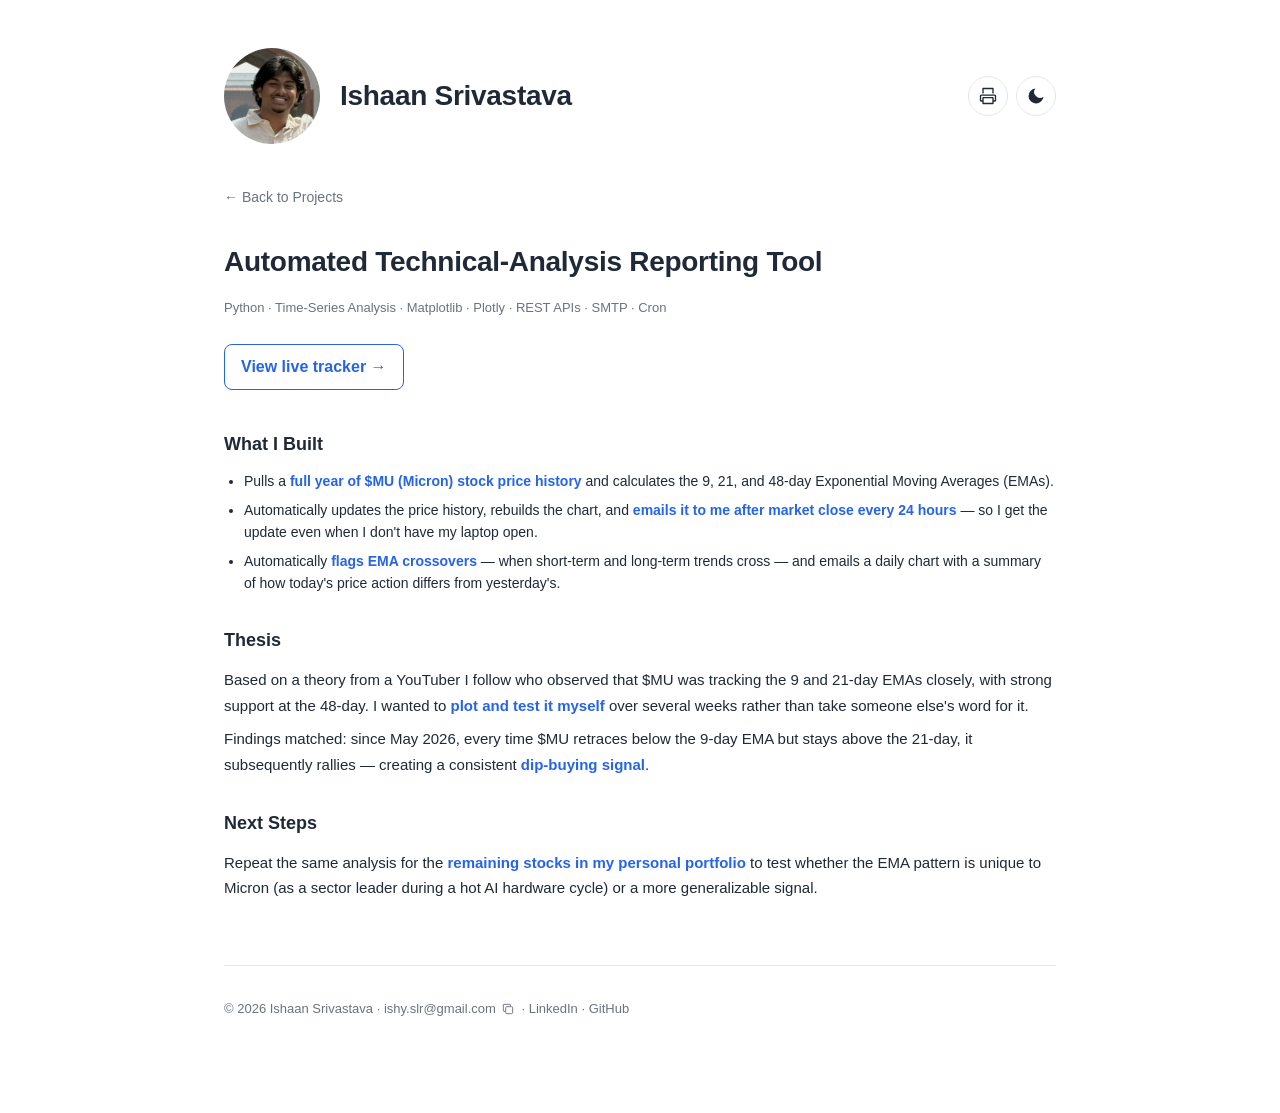
<file: project-mu-ema.html>
<!DOCTYPE html>
<html lang="en">
<head>
  <meta charset="UTF-8" />
  <meta name="viewport" content="width=device-width, initial-scale=1.0" />
  <title>Automated Technical-Analysis Reporting Tool — Ishaan Srivastava</title>
  <link rel="icon" type="image/png" href="favicon.png" />
  <link rel="apple-touch-icon" href="favicon.png" />
  <link rel="stylesheet" href="styles.css" />
</head>
<body>
  <div class="page">
    <header class="header">
      <div class="header-top">
        <div class="avatar">
          <img src="avatar.jpg" alt="Photo of Ishaan Srivastava" width="96" height="96" />
        </div>
        <div class="header-text">
          <h1>Ishaan Srivastava</h1>
        </div>
        <div class="header-actions">
          <button id="print-button" class="icon-button" type="button" aria-label="Print or save as PDF" title="Print or save as PDF">
            <svg viewBox="0 0 24 24" fill="none" xmlns="http://www.w3.org/2000/svg" aria-hidden="true">
              <path d="M6 9V3h12v6M6 18H4a1 1 0 0 1-1-1v-5a1 1 0 0 1 1-1h16a1 1 0 0 1 1 1v5a1 1 0 0 1-1 1h-2M6 14h12v7H6z" stroke="currentColor" stroke-width="1.6" stroke-linejoin="round" />
            </svg>
          </button>
          <button id="theme-toggle" class="icon-button" type="button" aria-label="Switch to dark mode" title="Switch to dark mode">
            <svg class="icon-moon" viewBox="0 0 24 24" fill="none" xmlns="http://www.w3.org/2000/svg" aria-hidden="true">
              <path d="M21 12.79A9 9 0 1 1 11.21 3 7 7 0 0 0 21 12.79z" fill="currentColor" />
            </svg>
            <svg class="icon-sun" viewBox="0 0 24 24" fill="none" xmlns="http://www.w3.org/2000/svg" aria-hidden="true" hidden>
              <circle cx="12" cy="12" r="4" fill="currentColor" />
              <path d="M12 2v2M12 20v2M4 12H2M22 12h-2M5 5l1.5 1.5M17.5 17.5L19 19M5 19l1.5-1.5M17.5 6.5L19 5" stroke="currentColor" stroke-width="2" stroke-linecap="round" />
            </svg>
          </button>
        </div>
      </div>
    </header>

    <main class="content">
      <a href="index.html#projects" class="back-link">← Back to Projects</a>

      <div class="project-hero">
        <h1>Automated Technical-Analysis Reporting Tool</h1>
        <p class="caption">Python · Time-Series Analysis · Matplotlib · Plotly · REST APIs · SMTP · Cron</p>
        <a href="https://ishaansrivastava1.github.io/markets-dashboard/#mu" class="live-link" target="_blank" rel="noopener noreferrer">View live tracker →</a>
      </div>

      <div class="project-section">
        <h2>What I Built</h2>
        <ul class="bullet-list">
          <li>Pulls a <span class="highlight">full year of $MU (Micron) stock price history</span> and calculates the 9, 21, and 48-day Exponential Moving Averages (EMAs).</li>
          <li>Automatically updates the price history, rebuilds the chart, and <span class="highlight">emails it to me after market close every 24 hours</span> — so I get the update even when I don't have my laptop open.</li>
          <li>Automatically <span class="highlight">flags EMA crossovers</span> — when short-term and long-term trends cross — and emails a daily chart with a summary of how today's price action differs from yesterday's.</li>
        </ul>
      </div>

      <div class="project-section">
        <h2>Thesis</h2>
        <p>Based on a theory from a YouTuber I follow who observed that $MU was tracking the 9 and 21-day EMAs closely, with strong support at the 48-day. I wanted to <span class="highlight">plot and test it myself</span> over several weeks rather than take someone else's word for it.</p>
        <p>Findings matched: since May 2026, every time $MU retraces below the 9-day EMA but stays above the 21-day, it subsequently rallies — creating a consistent <span class="highlight">dip-buying signal</span>.</p>
      </div>

      <div class="project-section">
        <h2>Next Steps</h2>
        <p>Repeat the same analysis for the <span class="highlight">remaining stocks in my personal portfolio</span> to test whether the EMA pattern is unique to Micron (as a sector leader during a hot AI hardware cycle) or a more generalizable signal.</p>
      </div>
    </main>

    <footer class="footer">
      <p>
        © 2026 Ishaan Srivastava ·
        <span class="contact-email">
          <a href="mailto:ishy.slr@gmail.com">ishy.slr@gmail.com</a>
          <button type="button" class="copy-email-btn" data-email="ishy.slr@gmail.com" aria-label="Copy email address" title="Copy email address">
            <svg class="icon-copy" viewBox="0 0 24 24" fill="none" xmlns="http://www.w3.org/2000/svg" aria-hidden="true">
              <rect x="8" y="8" width="12" height="12" rx="2" stroke="currentColor" stroke-width="1.6" />
              <path d="M16 8V5a1 1 0 0 0-1-1H5a1 1 0 0 0-1 1v10a1 1 0 0 0 1 1h3" stroke="currentColor" stroke-width="1.6" />
            </svg>
            <svg class="icon-check" viewBox="0 0 24 24" fill="none" xmlns="http://www.w3.org/2000/svg" aria-hidden="true" hidden>
              <path d="M5 13l4 4L19 7" stroke="currentColor" stroke-width="2" stroke-linecap="round" stroke-linejoin="round" />
            </svg>
          </button>
          <span class="copy-feedback" role="status" aria-live="polite"></span>
        </span>
        · <a href="https://www.linkedin.com/in/ishaan-srivastava-78034918b/" target="_blank" rel="noopener noreferrer">LinkedIn</a> · <a href="https://github.com/IshaanSrivastava1" target="_blank" rel="noopener noreferrer">GitHub</a>
      </p>
    </footer>
  </div>

  <button id="back-to-top" class="back-to-top" type="button" aria-label="Back to top" title="Back to top">
    <svg viewBox="0 0 24 24" fill="none" xmlns="http://www.w3.org/2000/svg" aria-hidden="true">
      <path d="M12 19V5M5 12l7-7 7 7" stroke="currentColor" stroke-width="2" stroke-linecap="round" stroke-linejoin="round" />
    </svg>
  </button>

  <script src="script.js"></script>
</body>
</html>
</file>
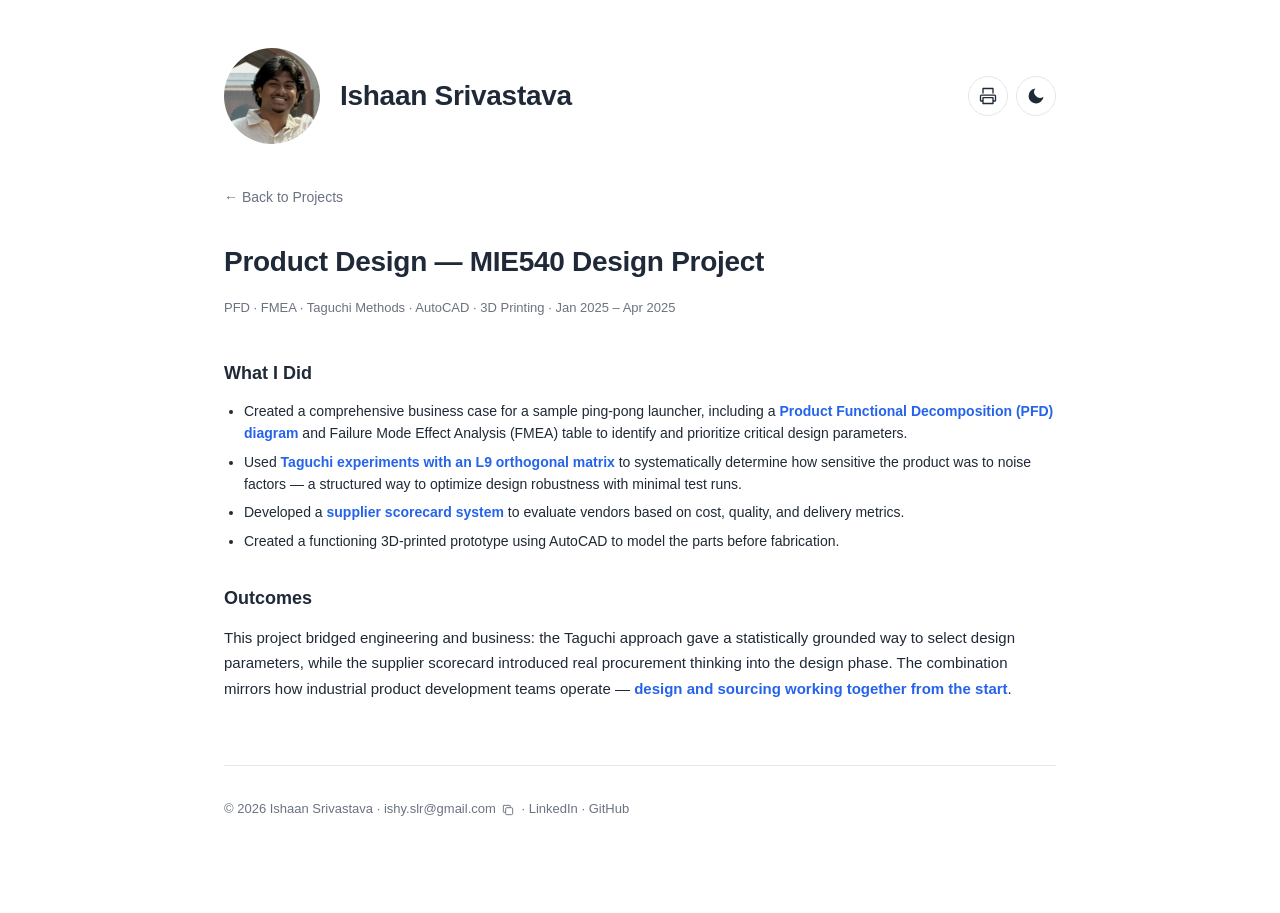
<file: project-product-design.html>
<!DOCTYPE html>
<html lang="en">
<head>
  <meta charset="UTF-8" />
  <meta name="viewport" content="width=device-width, initial-scale=1.0" />
  <title>Product Design — MIE540 — Ishaan Srivastava</title>
  <link rel="icon" type="image/png" href="favicon.png" />
  <link rel="apple-touch-icon" href="favicon.png" />
  <link rel="stylesheet" href="styles.css" />
</head>
<body>
  <div class="page">
    <header class="header">
      <div class="header-top">
        <div class="avatar">
          <img src="avatar.jpg" alt="Photo of Ishaan Srivastava" width="96" height="96" />
        </div>
        <div class="header-text">
          <h1>Ishaan Srivastava</h1>
        </div>
        <div class="header-actions">
          <button id="print-button" class="icon-button" type="button" aria-label="Print or save as PDF" title="Print or save as PDF">
            <svg viewBox="0 0 24 24" fill="none" xmlns="http://www.w3.org/2000/svg" aria-hidden="true">
              <path d="M6 9V3h12v6M6 18H4a1 1 0 0 1-1-1v-5a1 1 0 0 1 1-1h16a1 1 0 0 1 1 1v5a1 1 0 0 1-1 1h-2M6 14h12v7H6z" stroke="currentColor" stroke-width="1.6" stroke-linejoin="round" />
            </svg>
          </button>
          <button id="theme-toggle" class="icon-button" type="button" aria-label="Switch to dark mode" title="Switch to dark mode">
            <svg class="icon-moon" viewBox="0 0 24 24" fill="none" xmlns="http://www.w3.org/2000/svg" aria-hidden="true">
              <path d="M21 12.79A9 9 0 1 1 11.21 3 7 7 0 0 0 21 12.79z" fill="currentColor" />
            </svg>
            <svg class="icon-sun" viewBox="0 0 24 24" fill="none" xmlns="http://www.w3.org/2000/svg" aria-hidden="true" hidden>
              <circle cx="12" cy="12" r="4" fill="currentColor" />
              <path d="M12 2v2M12 20v2M4 12H2M22 12h-2M5 5l1.5 1.5M17.5 17.5L19 19M5 19l1.5-1.5M17.5 6.5L19 5" stroke="currentColor" stroke-width="2" stroke-linecap="round" />
            </svg>
          </button>
        </div>
      </div>
    </header>

    <main class="content">
      <a href="index.html#projects" class="back-link">← Back to Projects</a>

      <div class="project-hero">
        <h1>Product Design — MIE540 Design Project</h1>
        <p class="caption">PFD · FMEA · Taguchi Methods · AutoCAD · 3D Printing · Jan 2025 – Apr 2025</p>
      </div>

      <div class="project-section">
        <h2>What I Did</h2>
        <ul class="bullet-list">
          <li>Created a comprehensive business case for a sample ping-pong launcher, including a <span class="highlight">Product Functional Decomposition (PFD) diagram</span> and Failure Mode Effect Analysis (FMEA) table to identify and prioritize critical design parameters.</li>
          <li>Used <span class="highlight">Taguchi experiments with an L9 orthogonal matrix</span> to systematically determine how sensitive the product was to noise factors — a structured way to optimize design robustness with minimal test runs.</li>
          <li>Developed a <span class="highlight">supplier scorecard system</span> to evaluate vendors based on cost, quality, and delivery metrics.</li>
          <li>Created a functioning 3D-printed prototype using AutoCAD to model the parts before fabrication.</li>
        </ul>
      </div>

      <div class="project-section">
        <h2>Outcomes</h2>
        <p>This project bridged engineering and business: the Taguchi approach gave a statistically grounded way to select design parameters, while the supplier scorecard introduced real procurement thinking into the design phase. The combination mirrors how industrial product development teams operate — <span class="highlight">design and sourcing working together from the start</span>.</p>
      </div>
    </main>

    <footer class="footer">
      <p>
        © 2026 Ishaan Srivastava ·
        <span class="contact-email">
          <a href="mailto:ishy.slr@gmail.com">ishy.slr@gmail.com</a>
          <button type="button" class="copy-email-btn" data-email="ishy.slr@gmail.com" aria-label="Copy email address" title="Copy email address">
            <svg class="icon-copy" viewBox="0 0 24 24" fill="none" xmlns="http://www.w3.org/2000/svg" aria-hidden="true">
              <rect x="8" y="8" width="12" height="12" rx="2" stroke="currentColor" stroke-width="1.6" />
              <path d="M16 8V5a1 1 0 0 0-1-1H5a1 1 0 0 0-1 1v10a1 1 0 0 0 1 1h3" stroke="currentColor" stroke-width="1.6" />
            </svg>
            <svg class="icon-check" viewBox="0 0 24 24" fill="none" xmlns="http://www.w3.org/2000/svg" aria-hidden="true" hidden>
              <path d="M5 13l4 4L19 7" stroke="currentColor" stroke-width="2" stroke-linecap="round" stroke-linejoin="round" />
            </svg>
          </button>
          <span class="copy-feedback" role="status" aria-live="polite"></span>
        </span>
        · <a href="https://www.linkedin.com/in/ishaan-srivastava-78034918b/" target="_blank" rel="noopener noreferrer">LinkedIn</a> · <a href="https://github.com/IshaanSrivastava1" target="_blank" rel="noopener noreferrer">GitHub</a>
      </p>
    </footer>
  </div>

  <button id="back-to-top" class="back-to-top" type="button" aria-label="Back to top" title="Back to top">
    <svg viewBox="0 0 24 24" fill="none" xmlns="http://www.w3.org/2000/svg" aria-hidden="true">
      <path d="M12 19V5M5 12l7-7 7 7" stroke="currentColor" stroke-width="2" stroke-linecap="round" stroke-linejoin="round" />
    </svg>
  </button>

  <script src="script.js"></script>
</body>
</html>
</file>
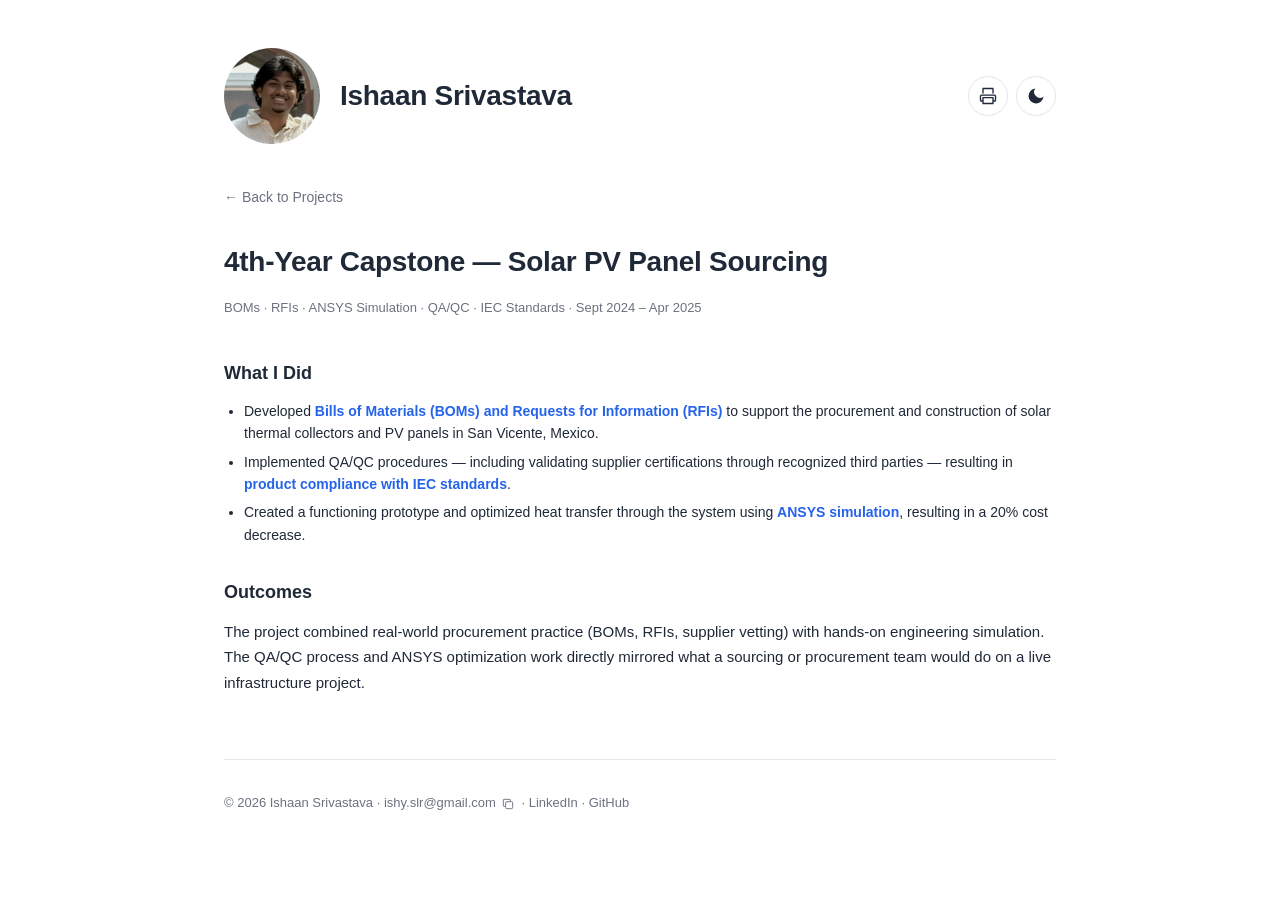
<file: project-solar-pv.html>
<!DOCTYPE html>
<html lang="en">
<head>
  <meta charset="UTF-8" />
  <meta name="viewport" content="width=device-width, initial-scale=1.0" />
  <title>4th-Year Capstone — Solar PV Panel Sourcing — Ishaan Srivastava</title>
  <link rel="icon" type="image/png" href="favicon.png" />
  <link rel="apple-touch-icon" href="favicon.png" />
  <link rel="stylesheet" href="styles.css" />
</head>
<body>
  <div class="page">
    <header class="header">
      <div class="header-top">
        <div class="avatar">
          <img src="avatar.jpg" alt="Photo of Ishaan Srivastava" width="96" height="96" />
        </div>
        <div class="header-text">
          <h1>Ishaan Srivastava</h1>
        </div>
        <div class="header-actions">
          <button id="print-button" class="icon-button" type="button" aria-label="Print or save as PDF" title="Print or save as PDF">
            <svg viewBox="0 0 24 24" fill="none" xmlns="http://www.w3.org/2000/svg" aria-hidden="true">
              <path d="M6 9V3h12v6M6 18H4a1 1 0 0 1-1-1v-5a1 1 0 0 1 1-1h16a1 1 0 0 1 1 1v5a1 1 0 0 1-1 1h-2M6 14h12v7H6z" stroke="currentColor" stroke-width="1.6" stroke-linejoin="round" />
            </svg>
          </button>
          <button id="theme-toggle" class="icon-button" type="button" aria-label="Switch to dark mode" title="Switch to dark mode">
            <svg class="icon-moon" viewBox="0 0 24 24" fill="none" xmlns="http://www.w3.org/2000/svg" aria-hidden="true">
              <path d="M21 12.79A9 9 0 1 1 11.21 3 7 7 0 0 0 21 12.79z" fill="currentColor" />
            </svg>
            <svg class="icon-sun" viewBox="0 0 24 24" fill="none" xmlns="http://www.w3.org/2000/svg" aria-hidden="true" hidden>
              <circle cx="12" cy="12" r="4" fill="currentColor" />
              <path d="M12 2v2M12 20v2M4 12H2M22 12h-2M5 5l1.5 1.5M17.5 17.5L19 19M5 19l1.5-1.5M17.5 6.5L19 5" stroke="currentColor" stroke-width="2" stroke-linecap="round" />
            </svg>
          </button>
        </div>
      </div>
    </header>

    <main class="content">
      <a href="index.html#projects" class="back-link">← Back to Projects</a>

      <div class="project-hero">
        <h1>4th-Year Capstone — Solar PV Panel Sourcing</h1>
        <p class="caption">BOMs · RFIs · ANSYS Simulation · QA/QC · IEC Standards · Sept 2024 – Apr 2025</p>
      </div>

      <div class="project-section">
        <h2>What I Did</h2>
        <ul class="bullet-list">
          <li>Developed <span class="highlight">Bills of Materials (BOMs) and Requests for Information (RFIs)</span> to support the procurement and construction of solar thermal collectors and PV panels in San Vicente, Mexico.</li>
          <li>Implemented QA/QC procedures — including validating supplier certifications through recognized third parties — resulting in <span class="highlight">product compliance with IEC standards</span>.</li>
          <li>Created a functioning prototype and optimized heat transfer through the system using <span class="highlight">ANSYS simulation</span>, resulting in a 20% cost decrease.</li>
        </ul>
      </div>

      <div class="project-section">
        <h2>Outcomes</h2>
        <p>The project combined real-world procurement practice (BOMs, RFIs, supplier vetting) with hands-on engineering simulation. The QA/QC process and ANSYS optimization work directly mirrored what a sourcing or procurement team would do on a live infrastructure project.</p>
      </div>
    </main>

    <footer class="footer">
      <p>
        © 2026 Ishaan Srivastava ·
        <span class="contact-email">
          <a href="mailto:ishy.slr@gmail.com">ishy.slr@gmail.com</a>
          <button type="button" class="copy-email-btn" data-email="ishy.slr@gmail.com" aria-label="Copy email address" title="Copy email address">
            <svg class="icon-copy" viewBox="0 0 24 24" fill="none" xmlns="http://www.w3.org/2000/svg" aria-hidden="true">
              <rect x="8" y="8" width="12" height="12" rx="2" stroke="currentColor" stroke-width="1.6" />
              <path d="M16 8V5a1 1 0 0 0-1-1H5a1 1 0 0 0-1 1v10a1 1 0 0 0 1 1h3" stroke="currentColor" stroke-width="1.6" />
            </svg>
            <svg class="icon-check" viewBox="0 0 24 24" fill="none" xmlns="http://www.w3.org/2000/svg" aria-hidden="true" hidden>
              <path d="M5 13l4 4L19 7" stroke="currentColor" stroke-width="2" stroke-linecap="round" stroke-linejoin="round" />
            </svg>
          </button>
          <span class="copy-feedback" role="status" aria-live="polite"></span>
        </span>
        · <a href="https://www.linkedin.com/in/ishaan-srivastava-78034918b/" target="_blank" rel="noopener noreferrer">LinkedIn</a> · <a href="https://github.com/IshaanSrivastava1" target="_blank" rel="noopener noreferrer">GitHub</a>
      </p>
    </footer>
  </div>

  <button id="back-to-top" class="back-to-top" type="button" aria-label="Back to top" title="Back to top">
    <svg viewBox="0 0 24 24" fill="none" xmlns="http://www.w3.org/2000/svg" aria-hidden="true">
      <path d="M12 19V5M5 12l7-7 7 7" stroke="currentColor" stroke-width="2" stroke-linecap="round" stroke-linejoin="round" />
    </svg>
  </button>

  <script src="script.js"></script>
</body>
</html>
</file>
<file: styles.css>
:root {
  --avatar-size: 96px;
  --accent: #2563eb;
  --text: #1f2937;
  --muted: #6b7280;
  --border: #e5e7eb;
  --bg: #ffffff;
  color-scheme: light;
}

[data-theme="dark"] {
  --accent: #60a5fa;
  --text: #f3f4f6;
  --muted: #9ca3af;
  --border: #374151;
  --bg: #111827;
  color-scheme: dark;
}

* {
  box-sizing: border-box;
}

body {
  margin: 0;
  font-family: -apple-system, BlinkMacSystemFont, "Segoe UI", Roboto, Helvetica, Arial, sans-serif;
  color: var(--text);
  background: var(--bg);
  line-height: 1.6;
  transition: color 0.2s ease, background-color 0.2s ease;
}

.page {
  max-width: 880px;
  margin: 0 auto;
  padding: 48px 24px 80px;
}

.header {
  display: flex;
  flex-direction: column;
  gap: 20px;
  margin-bottom: 40px;
}

.header-top {
  display: flex;
  align-items: center;
  gap: 20px;
}

.avatar {
  width: var(--avatar-size);
  height: var(--avatar-size);
  border-radius: 50%;
  overflow: hidden;
  flex-shrink: 0;
}

.avatar img {
  width: 100%;
  height: 100%;
  object-fit: cover;
  display: block;
}

.header-text {
  height: var(--avatar-size);
  display: flex;
  flex-direction: column;
  justify-content: center;
  gap: 4px;
}

.header-text h1 {
  margin: 0;
  font-size: 28px;
  font-weight: 700;
  letter-spacing: -0.01em;
}

.header-bio {
  color: var(--muted);
  font-size: 15px;
  display: flex;
  flex-direction: column;
  gap: 10px;
  max-width: 640px;
}

.header-bio p {
  margin: 0;
}

.header-bio a {
  color: var(--accent);
  font-weight: 600;
  text-decoration: none;
}

.header-bio a:hover {
  text-decoration: underline;
}

.highlight {
  color: var(--accent);
  font-weight: 600;
}

.header-actions {
  display: flex;
  gap: 8px;
  flex-shrink: 0;
  margin-left: auto;
}

.icon-button {
  appearance: none;
  background: none;
  border: 1px solid var(--border);
  border-radius: 50%;
  width: 40px;
  height: 40px;
  display: flex;
  align-items: center;
  justify-content: center;
  color: var(--text);
  cursor: pointer;
  flex-shrink: 0;
  transition: background-color 0.15s, border-color 0.2s, color 0.2s;
}

.icon-button:hover {
  background: var(--border);
}

.icon-button svg {
  width: 20px;
  height: 20px;
}

.icon-button svg[hidden] {
  display: none;
}

.tabs {
  display: flex;
  gap: 4px;
  border-bottom: 1px solid var(--border);
  margin-bottom: 32px;
  transition: border-color 0.2s ease;
}

.tab-btn {
  appearance: none;
  background: none;
  border: none;
  cursor: pointer;
  padding: 10px 18px;
  font-size: 15px;
  font-weight: 500;
  color: var(--muted);
  border-bottom: 2px solid transparent;
  margin-bottom: -1px;
  transition: color 0.15s, border-color 0.15s;
}

.tab-btn:hover {
  color: var(--text);
}

.tab-btn.active {
  color: var(--accent);
  border-bottom-color: var(--accent);
}

.tab-btn:focus-visible {
  outline: 2px solid var(--accent);
  outline-offset: 2px;
  border-radius: 4px;
}

.tab-panel h2 {
  font-size: 20px;
  margin: 0 0 16px;
}

.tab-panel h2:not(:first-of-type) {
  margin-top: 40px;
}

.caption {
  color: var(--muted);
  font-size: 13px;
  font-weight: 400;
}

.skill-list {
  list-style: none;
  padding: 0;
  margin: 20px 0 0;
  display: flex;
  flex-direction: column;
  gap: 6px;
}

.skill-list li {
  display: flex;
  gap: 8px;
  align-items: baseline;
}

.card-grid {
  display: grid;
  grid-template-columns: repeat(auto-fit, minmax(220px, 1fr));
  gap: 20px;
}

.card {
  border: 1px solid var(--border);
  border-radius: 10px;
  padding: 18px;
  text-decoration: none;
  color: inherit;
  display: block;
  transition: transform 0.2s ease, box-shadow 0.2s ease, background-color 0.2s ease, border-color 0.2s ease;
}

.card:hover {
  transform: translateY(-4px);
  box-shadow: 0 8px 20px rgba(0, 0, 0, 0.08);
  border-color: var(--accent);
}

.card h3 {
  margin: 0 0 4px;
  font-size: 16px;
}

.card .caption {
  display: block;
  margin-bottom: 8px;
}

.card p:not(.caption) {
  margin: 0;
  font-size: 14px;
}

.timeline {
  display: flex;
  flex-direction: column;
  gap: 20px;
}

.timeline-item h3 {
  margin: 0 0 4px;
  font-size: 16px;
  font-weight: 600;
}

.timeline-item p {
  margin: 0;
  font-size: 14px;
}

.bullet-list {
  margin: 8px 0 0;
  padding-left: 20px;
  display: flex;
  flex-direction: column;
  gap: 6px;
}

.bullet-list li {
  font-size: 14px;
}

.footer {
  margin-top: 64px;
  padding-top: 20px;
  border-top: 1px solid var(--border);
  font-size: 13px;
  color: var(--muted);
  transition: border-color 0.2s ease, color 0.2s ease;
}

.footer a {
  color: var(--muted);
  text-decoration: none;
}

.footer a:hover {
  color: var(--accent);
}

.contact-email {
  position: relative;
  display: inline-flex;
  align-items: center;
  gap: 2px;
}

.copy-email-btn {
  appearance: none;
  background: none;
  border: none;
  border-radius: 4px;
  padding: 3px;
  display: inline-flex;
  align-items: center;
  justify-content: center;
  color: var(--muted);
  cursor: pointer;
  transition: color 0.15s, background-color 0.15s;
}

.copy-email-btn:hover,
.copy-email-btn:focus-visible {
  color: var(--accent);
  background: var(--border);
}

.copy-email-btn:focus-visible {
  outline: 2px solid var(--accent);
  outline-offset: 1px;
}

.copy-email-btn svg {
  width: 14px;
  height: 14px;
}

.copy-email-btn svg[hidden] {
  display: none;
}

.live-link {
  display: inline-flex;
  align-items: center;
  gap: 6px;
  margin-top: 12px;
  padding: 9px 16px;
  border: 1px solid var(--accent);
  border-radius: 8px;
  color: var(--accent);
  font-weight: 600;
  text-decoration: none;
  transition: background-color 0.15s, color 0.15s;
}

.live-link:hover,
.live-link:focus-visible {
  background: var(--accent);
  color: #fff;
}

.live-link:focus-visible {
  outline: 2px solid var(--accent);
  outline-offset: 2px;
}

.copy-feedback {
  position: absolute;
  top: -26px;
  left: 50%;
  transform: translateX(-50%) translateY(4px);
  background: var(--text);
  color: var(--bg);
  font-size: 11px;
  font-weight: 600;
  padding: 3px 8px;
  border-radius: 6px;
  white-space: nowrap;
  opacity: 0;
  pointer-events: none;
  transition: opacity 0.15s ease, transform 0.15s ease;
}

.copy-feedback.visible {
  opacity: 1;
  transform: translateX(-50%) translateY(0);
}

.back-to-top {
  position: fixed;
  bottom: 24px;
  right: 24px;
  width: 44px;
  height: 44px;
  border-radius: 50%;
  border: 1px solid var(--border);
  background: var(--bg);
  color: var(--text);
  display: flex;
  align-items: center;
  justify-content: center;
  cursor: pointer;
  box-shadow: 0 4px 12px rgba(0, 0, 0, 0.16);
  opacity: 0;
  transform: translateY(8px);
  pointer-events: none;
  transition: opacity 0.2s ease, transform 0.2s ease, background-color 0.2s ease, border-color 0.2s ease, color 0.2s ease;
}

.back-to-top.visible {
  opacity: 1;
  transform: translateY(0);
  pointer-events: auto;
}

.back-to-top:hover {
  background: var(--border);
}

.back-to-top:focus-visible {
  outline: 2px solid var(--accent);
  outline-offset: 2px;
}

.back-to-top svg {
  width: 20px;
  height: 20px;
}

.back-link {
  display: inline-flex;
  align-items: center;
  gap: 6px;
  color: var(--muted);
  text-decoration: none;
  font-size: 14px;
  margin-bottom: 32px;
  transition: color 0.15s;
}

.back-link:hover {
  color: var(--accent);
}

.project-hero {
  margin-bottom: 40px;
}

.project-hero h1 {
  font-size: 28px;
  font-weight: 700;
  letter-spacing: -0.01em;
  margin: 0 0 8px;
}

.project-section {
  margin-bottom: 32px;
}

.project-section h2 {
  font-size: 18px;
  font-weight: 600;
  margin: 0 0 12px;
  color: var(--text);
}

.project-section p {
  font-size: 15px;
  line-height: 1.7;
  margin: 0 0 8px;
}

@media (max-width: 480px) {
  .header {
    gap: 14px;
  }

  .header-top {
    gap: 14px;
  }

  .header-text h1 {
    font-size: 22px;
  }
}

@media print {
  :root,
  [data-theme="dark"] {
    --accent: #2563eb;
    --text: #1f2937;
    --muted: #6b7280;
    --border: #e5e7eb;
    --bg: #ffffff;
  }

  .header-actions,
  .tabs,
  .back-to-top,
  .copy-email-btn,
  .back-link {
    display: none;
  }

  .page {
    max-width: none;
    padding: 0;
  }

  .tab-panel[hidden] {
    display: block;
  }

  .tab-panel {
    margin-bottom: 32px;
    page-break-inside: avoid;
  }

  .card:hover {
    transform: none;
    box-shadow: none;
  }
}
</file>
